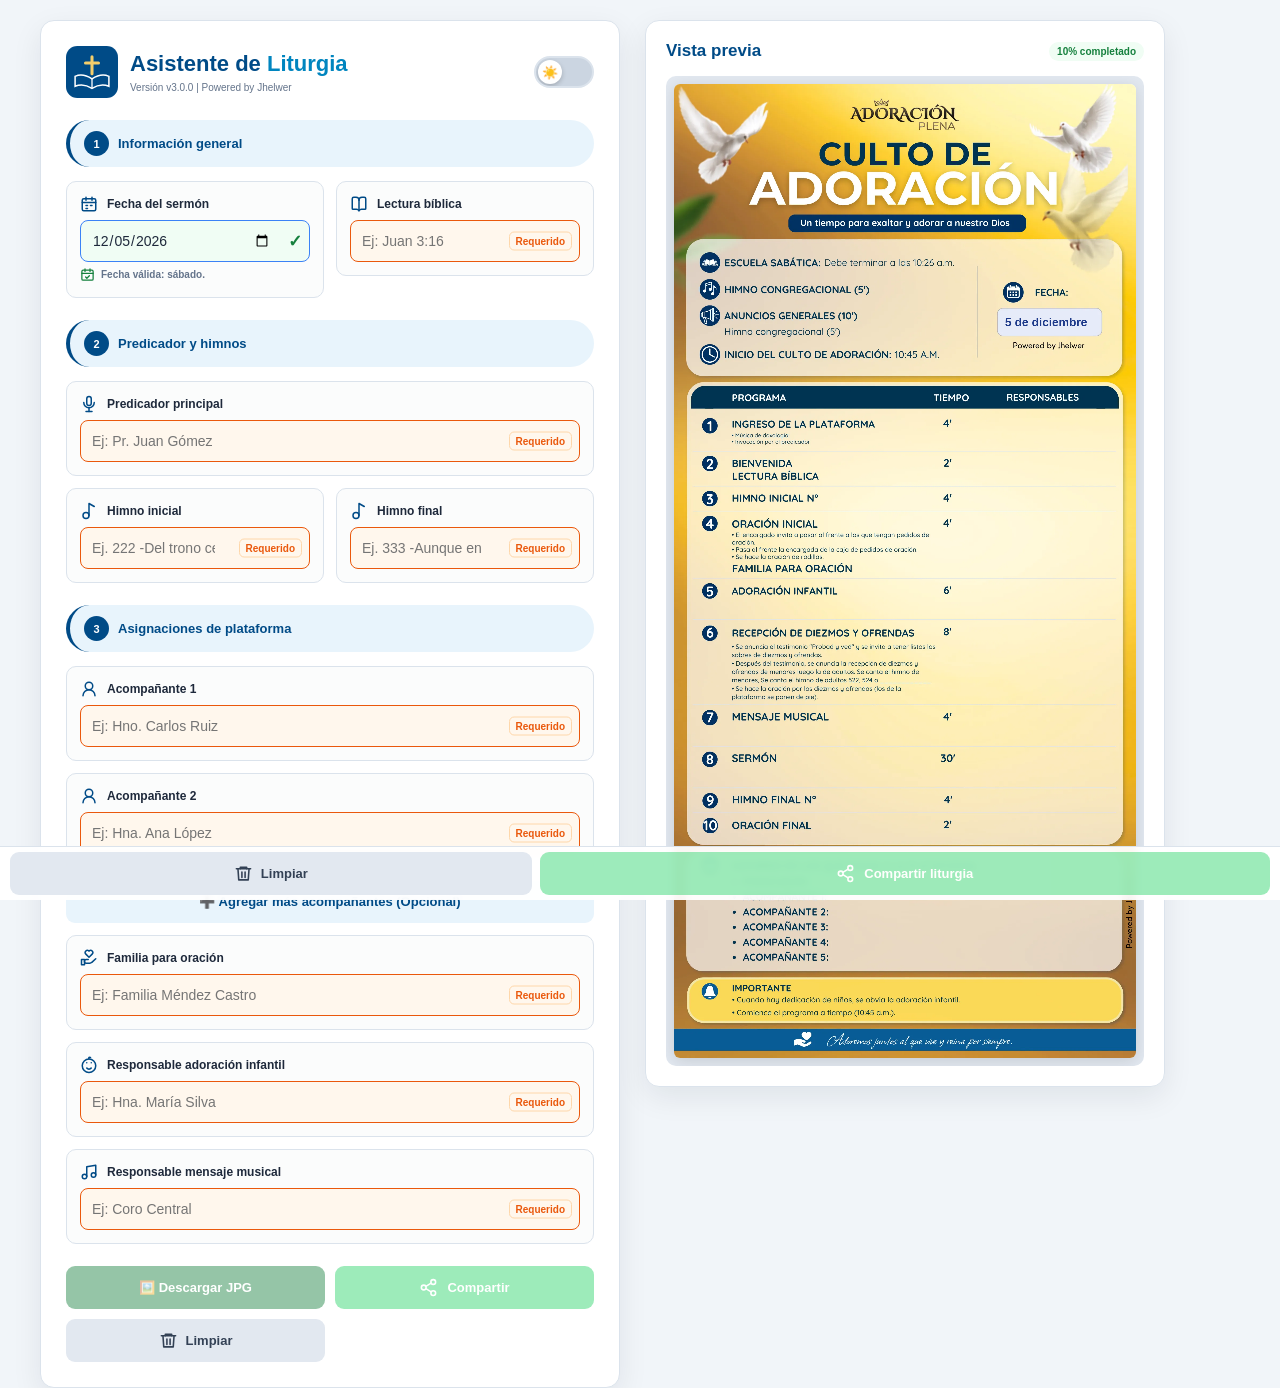
<file: index.html>
<!DOCTYPE html>
<html lang="es">
<head>
  <meta charset="UTF-8">
  <meta name="viewport" content="width=device-width, initial-scale=1.0, viewport-fit=cover">

  <meta name="theme-color" content="#004b87">
  <meta name="apple-mobile-web-app-capable" content="yes">
  <meta name="apple-mobile-web-app-status-bar-style" content="default">
  <meta name="apple-mobile-web-app-title" content="Liturgia">

  <title>Asistente de Liturgia v2.0</title>

  <link rel="icon" type="image/svg+xml" href="favicon.svg">
  <!-- Archivo de estilos CSS externo -->
  <link rel="stylesheet" href="styles.css">
</head>

<body>

  <div class="main-container">

    <!-- =====================================================
         FORMULARIO
    ====================================================== -->

    <section class="form-card">

      <!-- ENCABEZADO -->

      <header class="app-header">

        <div class="app-title">

          <div class="app-logo">
            <svg viewBox="0 0 120 120"
                width="44"
                height="44"
                xmlns="http://www.w3.org/2000/svg"
                aria-hidden="true">

              <rect width="120" height="120"
                    rx="26" fill="#004b87"/>

              <!-- Cruz -->
              <path d="M60 25 V64 M45 39 H75"
                    stroke="#F4CE6B"
                    stroke-width="7"
                    stroke-linecap="round"/>

              <!-- Biblia abierta -->
              <path d="M21 70 Q39 62 60 76
                      Q81 62 99 70
                      L99 93 Q80 85 60 98
                      Q40 85 21 93 Z"
                    fill="none"
                    stroke="white"
                    stroke-width="3.5"/>

              <path d="M60 76 L60 98"
                    stroke="white"
                    stroke-width="3"/>
            </svg>
          </div>

          <div>
            <h1>Asistente de <span class="title-highlight">Liturgia</span></h1>

            <div class="subtitle">
              <small>Versión <span id="app-version-footer">2.2</span> | Powered by Jhelwer</small>
            </div>
          </div>

        </div>

        <div class="header-actions">

          <!-- Botón Animado Modo Día / Noche -->
          <button
            class="theme-toggle"
            id="theme-toggle"
            aria-label="Cambiar tema"
            type="button">
            <span class="theme-toggle-thumb">
              <span class="theme-icon icon-sun">☀️</span>
              <span class="theme-icon icon-moon">🌙</span>
            </span>
          </button>

        </div>

      </header>


      <form
        id="liturgiaForm"
        autocomplete="off"
        novalidate>

        <!-- =================================================
             SECCIÓN 1
        ================================================== -->
        <div class="section-title">
          <span class="section-number">1</span>
          Información general
        </div>

        <div class="field-row-2col info-general-grid">
          <!-- FECHA -->

          <div class="field-group">
                   
            <label for="fecha">
              <span class="label-icon">
                <svg viewBox="0 0 24 24"
                    width="18"
                    height="18"
                    fill="none"
                    stroke="currentColor"
                    stroke-width="2"
                    stroke-linecap="round"
                    stroke-linejoin="round"
                    aria-hidden="true">
                  <rect x="3" y="5" width="18" height="16" rx="2"/>
                  <path d="M16 3v4M8 3v4M3 10h18"/>
                  <path d="M8 14h2M14 14h2M8 18h2"/>
                </svg>
                Fecha del sermón
              </span>
            </label>

            <div class="input-wrapper">

              <input
                type="date"
                id="fecha"
                required>

              <span
                class="input-badge badge-required">
                Requerido
              </span>

            </div>

            <span
              class="field-hint"
              id="fechaHint">
              📅 Solo se permiten días sábados.
            </span>

          </div>


          <!-- LECTURA BÍBLICA CON AUTOCOMPLETADO -->
          <div class="field-group">

            <label for="lectura">
              <span class="label-icon">
                <svg viewBox="0 0 24 24" fill="none"
                    stroke="currentColor" stroke-width="2"
                    stroke-linecap="round"
                    stroke-linejoin="round"
                    aria-hidden="true">
                  <path d="M12 7v14"/>
                  <path d="M3 18V5a2 2 0 0 1 2-2h3
                          a4 4 0 0 1 4 4
                          4 4 0 0 1 4-4h3
                          a2 2 0 0 1 2 2v13
                          a1 1 0 0 1-1 1h-4
                          a4 4 0 0 0-4 2
                          4 4 0 0 0-4-2H4
                          a1 1 0 0 1-1-1z"/>
                </svg>
                Lectura bíblica
              </span>
            </label>

            <div class="input-wrapper">

              <input
                type="text"
                id="lectura"
                list="librosBiblia"
                maxlength="80"
                placeholder="Ej: Juan 3:16"
                autocomplete="off"
                required>

              <span
                class="input-badge badge-required">
                Requerido
              </span>

            </div>

            <!-- Lista autocompletable de libros de la Biblia -->
            <datalist id="librosBiblia">
              <!-- Antiguo Testamento -->
              <option value="Génesis"></option>
              <option value="Éxodo"></option>
              <option value="Levítico"></option>
              <option value="Números"></option>
              <option value="Deuteronomio"></option>
              <option value="Josué"></option>
              <option value="Jueces"></option>
              <option value="Rut"></option>
              <option value="1 Samuel"></option>
              <option value="2 Samuel"></option>
              <option value="1 Reyes"></option>
              <option value="2 Reyes"></option>
              <option value="1 Crónicas"></option>
              <option value="2 Crónicas"></option>
              <option value="Esdras"></option>
              <option value="Nehemías"></option>
              <option value="Ester"></option>
              <option value="Job"></option>
              <option value="Salmos"></option>
              <option value="Proverbios"></option>
              <option value="Eclesiastés"></option>
              <option value="Cantares"></option>
              <option value="Isaías"></option>
              <option value="Jeremías"></option>
              <option value="Lamentaciones"></option>
              <option value="Ezequiel"></option>
              <option value="Daniel"></option>
              <option value="Oseas"></option>
              <option value="Joel"></option>
              <option value="Amós"></option>
              <option value="Abdías"></option>
              <option value="Jonás"></option>
              <option value="Miqueas"></option>
              <option value="Nahúm"></option>
              <option value="Habacuc"></option>
              <option value="Sofonías"></option>
              <option value="Hageo"></option>
              <option value="Zacarías"></option>
              <option value="Malaquías"></option>

              <!-- Nuevo Testamento -->
              <option value="Mateo"></option>
              <option value="Marcos"></option>
              <option value="Lucas"></option>
              <option value="Juan"></option>
              <option value="Hechos"></option>
              <option value="Romanos"></option>
              <option value="1 Corintios"></option>
              <option value="2 Corintios"></option>
              <option value="Gálatas"></option>
              <option value="Efesios"></option>
              <option value="Filipenses"></option>
              <option value="Colosenses"></option>
              <option value="1 Tesalonicenses"></option>
              <option value="2 Tesalonicenses"></option>
              <option value="1 Timoteo"></option>
              <option value="2 Timoteo"></option>
              <option value="Tito"></option>
              <option value="Filemón"></option>
              <option value="Hebreos"></option>
              <option value="Santiago"></option>
              <option value="1 Pedro"></option>
              <option value="2 Pedro"></option>
              <option value="1 Juan"></option>
              <option value="2 Juan"></option>
              <option value="3 Juan"></option>
              <option value="Judas"></option>
              <option value="Apocalipsis"></option>
            </datalist>

          </div>
        </div>

        <!-- =================================================
             SECCIÓN 2
        ================================================== -->

        <div class="section-title">
          <span class="section-number">2</span>
          Predicador y himnos
        </div>


        <!-- PREDICADOR -->

        <div class="field-group">

          <label for="predicador">
            <span class="label-icon">
              <svg
                viewBox="0 0 24 24"
                width="18"
                height="18"
                fill="none"
                stroke="currentColor"
                stroke-width="2"
                stroke-linecap="round"
                stroke-linejoin="round"
                aria-hidden="true">

                <!-- Cápsula del micrófono -->
                <rect x="9" y="2" width="6" height="12" rx="3"/>

                <!-- Soporte inferior -->
                <path d="M5 10a7 7 0 0 0 14 0"/>

                <!-- Base -->
                <path d="M12 17v5"/>
                <path d="M8 22h8"/>

              </svg>
              Predicador principal
            </span>
          </label>

          <div class="input-wrapper">

            <input
              type="text"
              id="predicador"
              maxlength="60"
              placeholder="Ej: Pr. Juan Gómez"
              required>

            <span
              class="input-badge badge-required">
              Requerido
            </span>

          </div>

        </div>


          <div class="field-row-2col info-general-grid">
          <!-- HIMNO INICIAL -->
          <div class="field-group">

            <label for="himnoInicial">
              <span class="label-icon">
                <svg viewBox="0 0 24 24" fill="none"
                    stroke="currentColor" stroke-width="2"
                    stroke-linecap="round"
                    stroke-linejoin="round"
                    aria-hidden="true">
                  <circle cx="8" cy="18" r="4"/>
                  <path d="M12 18V2l7 4"/>
                </svg>
                Himno inicial
              </span>
            </label>

            <div class="input-wrapper">
              <input
                type="text"
                id="himnoInicial"
                list="listaHimnos"
                maxlength="60"
                placeholder="Ej. 222 -Del trono celestial"
                autocomplete="off"
                required>

              <span class="input-badge badge-required">
                Requerido
              </span>
            </div>
          </div>

          <!-- HIMNO FINAL -->
          <div class="field-group">

            <label for="himnoFinal">
              <span class="label-icon">
                <svg viewBox="0 0 24 24" fill="none"
                    stroke="currentColor" stroke-width="2"
                    stroke-linecap="round"
                    stroke-linejoin="round"
                    aria-hidden="true">
                  <circle cx="8" cy="18" r="4"/>
                  <path d="M12 18V2l7 4"/>
                </svg>
                Himno final
              </span>
            </label>

            <div class="input-wrapper">
              <input
                type="text"
                id="himnoFinal"
                list="listaHimnos"
                maxlength="60"
                placeholder="Ej. 333 -Aunque en esta vida"
                autocomplete="off"
                required>

              <span class="input-badge badge-required">
                Requerido
              </span>
            </div>
          </div>
        </div>

        <!-- Lista autocompletable compartida para los Himnos -->
        <datalist id="listaHimnos">
          <option value="1 -Cantad alegres al Señor"></option>
          <option value="2 -Da gloria al Señor"></option>
          <option value="3 -Unidos en espíritu"></option>
          <option value="4 -Alabanzas sin cesar"></option>
          <option value="5 -A ti, glorioso Dios"></option>
          <option value="6 -¡Hosanna!"></option>
          <option value="7 -Oh Dios, mi soberano Rey"></option>
          <option value="8 -¡Suenen dulces himnos!"></option>
          <option value="9 -Alabemos al Señor"></option>
          <option value="10 -Alaba al Dios de Abraham"></option>
          <option value="11 -Alma, bendice al Señor"></option>
          <option value="12 -Todos juntos reunidos"></option>
          <option value="13 -Al Dios invisible"></option>
          <option value="14 -Engrandecido sea Dios"></option>
          <option value="15 -Loámoste, ¡oh Dios!"></option>
          <option value="16 -A nuestro Padre Dios"></option>
          <option value="17 -Oh Padre, eterno Dios"></option>
          <option value="18 -Load al Padre"></option>
          <option value="19 -Padre nuestro"></option>
          <option value="20 -A Dios, el Padre celestial"></option>
          <option value="21 -Gloria sea al Padre"></option>
          <option value="22 -Jehová está en su santo templo"></option>
          <option value="23 -¡Silencio! ¡Silencio!"></option>
          <option value="24 -Imploramos tu presencia"></option>
          <option value="25 -Siento la presencia del Señor"></option>
          <option value="26 -Aquí reunidos"></option>
          <option value="27 -¡Oh Pastor divino, escucha!"></option>
          <option value="28 -Tu pueblo jubiloso"></option>
          <option value="29 -Del culto el tiempo llega"></option>
          <option value="30 -Abre mis ojos"></option>
          <option value="31 -¡Oh, Señor! al orar"></option>
          <option value="32 -Nos reunimos en tu santuario"></option>
          <option value="33 -Tu presencia, Padre amante, invocamos"></option>
          <option value="34 -En momentos así"></option>
          <option value="35 -Oye, oh Señor"></option>
          <option value="36 -¡Oh, Dios, que oyes cada oración!"></option>
          <option value="37 -Dios os guarde"></option>
          <option value="38 -Que Dios te guarde"></option>
          <option value="39 -Despide hoy tu grey"></option>
          <option value="40 -Shalom"></option>
          <option value="41 -Gracia, amor y comunión"></option>
          <option value="42 -Queda, Señor"></option>
          <option value="43 -Agua de vida"></option>
          <option value="44 -Despídenos con tu bendición"></option>
          <option value="45 -Después, Señor"></option>
          <option value="46 -Hoy amanece"></option>
          <option value="47 -Por la mañana"></option>
          <option value="48 -Oh Dios, si he ofendido un corazón"></option>
          <option value="49 -Cristo, ya la noche cierra"></option>
          <option value="50 -Baja el sol"></option>
          <option value="51 -Nuestro sol se pone ya"></option>
          <option value="52 -Señor Jesús, el día ya se fue"></option>
          <option value="53 -¡Oh amor de Dios!"></option>
          <option value="54 -Tan bueno es Dios"></option>
          <option value="55 -Grande, Señor, es tu misericordia"></option>
          <option value="56 -De tal manera amó"></option>
          <option value="57 -Mi Dios me ama"></option>
          <option value="58 -Grande es el amor divino"></option>
          <option value="59 -Mirad qué amor"></option>
          <option value="60 -¡Santo! ¡Santo! ¡Santo! Tu gloria llena"></option>
          <option value="61 -Santo, Santo, Santo, Dios Omnipotente"></option>
          <option value="62 -Santo, Santo, Santo, Santo es el Señor"></option>
          <option value="63 -Al Rey adorad"></option>
          <option value="64 -Yo canto el poder de Dios"></option>
          <option value="65 -El mundo es de mi Dios"></option>
          <option value="66 -¿Sabes cuántos?"></option>
          <option value="67 -¡Señor, yo te conozco!"></option>
          <option value="68 -Todo lo que ha creado Dios"></option>
          <option value="69 -Señor, mi Dios"></option>
          <option value="70 -¡Nuestro Dios reina!"></option>
          <option value="71 -Cada cosa hermosa"></option>
          <option value="72 -Fue un milagro"></option>
          <option value="73 -La creación"></option>
          <option value="74 -Himno al Creador"></option>
          <option value="75 -Grande es Jehová"></option>
          <option value="76 -Eterno Dios, mi Creador"></option>
          <option value="77 -Sea exaltado"></option>
          <option value="78 -¡Al mundo paz!"></option>
          <option value="79 -Se oye un canto en alta esfera"></option>
          <option value="80 -Venid, pastorcillos"></option>
          <option value="81 -Noche de paz"></option>
          <option value="82 -Ya repican las campanas"></option>
          <option value="83 -La primera Navidad"></option>
          <option value="84 -Ve, dilo en las montañas"></option>
          <option value="85 -Allá en el pesebre"></option>
          <option value="86 -A medianoche en Belén"></option>
          <option value="87 -Venid, fieles todos"></option>
          <option value="88 -Oh, aldehuela de Belén"></option>
          <option value="89 -Cristianos, alegraos hoy"></option>
          <option value="90 -Somos del oriente"></option>
          <option value="91 -¿Qué niño es este?"></option>
          <option value="92 -Ángeles cantando están"></option>
          <option value="93 -Hubo Uno que quiso"></option>
          <option value="94 -Sangró mi soberano Dios"></option>
          <option value="95 -Un día"></option>
          <option value="96 -Al contemplar la excelsa cruz"></option>
          <option value="97 -En el monte Calvario"></option>
          <option value="98 -Rostro divino"></option>
          <option value="99 -Jamás podrá alguien separarnos"></option>
          <option value="100 -¡Dulces momentos!"></option>
          <option value="101 -Cabeza sacrosanta"></option>
          <option value="102 -Cordero de Dios"></option>
          <option value="103 -Jesús resucitado"></option>
          <option value="104 -La tumba le encerró"></option>
          <option value="105 -Cristo ha resucitado"></option>
          <option value="106 -Tuya es la gloria"></option>
          <option value="107 -Canto el gran amor"></option>
          <option value="108 -Amigo fiel es Cristo"></option>
          <option value="109 -Un buen amigo tengo yo"></option>
          <option value="110 -Cristo es el mejor amigo"></option>
          <option value="111 -Como Jesús no hay otro amigo"></option>
          <option value="112 -Ningún otro me amó cual Cristo"></option>
          <option value="113 -Amor que no me dejarás"></option>
          <option value="114 -Dime la antigua historia"></option>
          <option value="115 -¡Oh, cuán grande amor!"></option>
          <option value="116 -Cristo está a mi lado"></option>
          <option value="117 -No sé por qué"></option>
          <option value="118 -Cuando estés cansado y abatido"></option>
          <option value="119 -De su trono, mi Jesús"></option>
          <option value="120 -¡Cuánto me alegra!"></option>
          <option value="121 -Es Jesucristo la vida, la luz"></option>
          <option value="122 -Divino pastor"></option>
          <option value="123 -¡Cuánto nos ama Jesús!"></option>
          <option value="124 -Ama el Pastor sus ovejas"></option>
          <option value="125 -Infinito amor de Cristo"></option>
          <option value="126 -Abrigadas y salvas en el redil"></option>
          <option value="127 -Cristo, nombre dulce"></option>
          <option value="128 -¡Tu nombre es dulce, buen Jesús!"></option>
          <option value="129 -Cual Jesús no hay otro nombre"></option>
          <option value="130 -Cristo, Cristo, Cristo"></option>
          <option value="131 -Bendito es el nombre de Jesús"></option>
          <option value="132 -Dulce, hermoso nombre es Jesús"></option>
          <option value="133 -Venid, con cánticos venid"></option>
          <option value="134 -Cual mirra fragante"></option>
          <option value="135 -Cristo, nombre sublime"></option>
          <option value="136 -¡Oh, cuánto amo a Cristo!"></option>
          <option value="137 -De Jesús el nombre invoca"></option>
          <option value="138 -De mi amante Salvador"></option>
          <option value="139 -La tierna voz del Salvador"></option>
          <option value="140 -Te quiero, te quiero"></option>
          <option value="141 -¡Alabadle!"></option>
          <option value="142 -Venid, cantad de gozo en plenitud"></option>
          <option value="143 -Digno eres tú"></option>
          <option value="144 -Mi Salvador"></option>
          <option value="145 -Con acentos de alegría"></option>
          <option value="146 -Ni en la tierra"></option>
          <option value="147 -A Dios sea gloria"></option>
          <option value="148 -Solo Cristo"></option>
          <option value="149 -Junto a la cruz do Jesús murió"></option>
          <option value="150 -A Cristo doy mi canto"></option>
          <option value="151 -Por eso lo amo"></option>
          <option value="152 -A ti, Jesús"></option>
          <option value="153 -Ved a Cristo"></option>
          <option value="154 -Dad gloria al Cordero Rey"></option>
          <option value="155 -En Sion Jesús hoy reina"></option>
          <option value="156 -A Cristo coronad"></option>
          <option value="157 -¡Majestad!"></option>
          <option value="158 -Amanece ya la mañana de oro"></option>
          <option value="159 -Yo espero la mañana"></option>
          <option value="160 -Viene otra vez nuestro Salvador"></option>
          <option value="161 -¡Oh! cuán gratas las nuevas"></option>
          <option value="162 -En presencia estar de Cristo"></option>
          <option value="163 -Cristo viene, esto es cierto"></option>
          <option value="164 -Jesús pronto volverá"></option>
          <option value="165 -¡Vendrá el Señor!"></option>
          <option value="166 -Siervos de Dios, la trompeta tocad"></option>
          <option value="167 -¿Quién en deslumbrante gloria?"></option>
          <option value="168 -El Rey que viene"></option>
          <option value="169 -Cuando suene la trompeta"></option>
          <option value="170 -La segunda venida de Cristo"></option>
          <option value="171 -¿Has oído el mensaje?"></option>
          <option value="172 -Promesa dulce"></option>
          <option value="173 -¿Será al albor?"></option>
          <option value="174 -Mira los hitos"></option>
          <option value="175 -Ved a Cristo, que se acerca"></option>
          <option value="176 -Tú verás al Rey viniendo"></option>
          <option value="177 -Los tres mensajes angélicos"></option>
          <option value="178 -Contemplé la gloria"></option>
          <option value="179 -¡Cristo viene! Aquel día se acerca"></option>
          <option value="180 -Sí, lo veremos"></option>
          <option value="181 -Una esperanza"></option>
          <option value="182 -Veremos a Cristo"></option>
          <option value="183 -No me olvidé de ti"></option>
          <option value="184 -Nunca te rindas"></option>
          <option value="185 -Al cielo voy"></option>
          <option value="186 -Hace años escuché"></option>
          <option value="187 -Aunque anochezca"></option>
          <option value="188 -Gran alegría"></option>
          <option value="189 -Cristo muy pronto vendrá"></option>
          <option value="190 -Santo Espíritu de Cristo"></option>
          <option value="191 -La nueva proclamad"></option>
          <option value="192 -Llena mi ser"></option>
          <option value="193 -Dios nos ha dado promesa"></option>
          <option value="194 -Vive en mí"></option>
          <option value="195 -Abre mis ojos a la luz"></option>
          <option value="196 -Santo Espíritu de Dios"></option>
          <option value="197 -Dulce Espíritu"></option>
          <option value="198 -Desciende, Espíritu de amor"></option>
          <option value="199 -Movidos por tu Espíritu"></option>
          <option value="200 -Bautízanos hoy"></option>
          <option value="201 -Canción del Espíritu"></option>
          <option value="202 -Danos el fuego"></option>
          <option value="203 -Santo Espíritu llena mi vida"></option>
          <option value="204 -Oh, cantádmelas otra vez"></option>
          <option value="205 -Dadme la Biblia"></option>
          <option value="206 -Padre, tu Palabra es mi delicia"></option>
          <option value="207 -Dios nos habla"></option>
          <option value="208 -¡Santa Biblia!"></option>
          <option value="209 -La Biblia nos habla de Cristo"></option>
          <option value="210 -Huye cual ave"></option>
          <option value="211 -Fija tus ojos en Cristo"></option>
          <option value="212 -A tu puerta Cristo está"></option>
          <option value="213 -Tierno y amante, Jesús nos invita"></option>
          <option value="214 -Mientras Jesús te llama"></option>
          <option value="215 -Con voz benigna te llama Jesús"></option>
          <option value="216 -Dios al pródigo llama"></option>
          <option value="217 -Bienvenida da Jesús"></option>
          <option value="218 -A Jesucristo ven sin tardar"></option>
          <option value="219 -Tan triste y tan lejos de Dios"></option>
          <option value="220 -Allá la puerta abierta está"></option>
          <option value="221 -Puertas abiertas encontrarán"></option>
          <option value="222 -Del trono celestial"></option>
          <option value="223 -Oí la voz del Salvador"></option>
          <option value="224 -Oí la voz del buen Jesús"></option>
          <option value="225 -Un hombre llegóse de noche a Jesús"></option>
          <option value="226 -Buscad primero"></option>
          <option value="227 -Preste oídos el humano"></option>
          <option value="228 -Me buscaréis y me hallaréis"></option>
          <option value="229 -¿Has pensado lo que puede costar?"></option>
          <option value="230 -Abre tu corazón"></option>
          <option value="231 -Todo en el altar"></option>
          <option value="232 -Entrégate en oración"></option>
          <option value="233 -Ven a la Fuente de vida"></option>
          <option value="234 -¿Temes que en la lucha?"></option>
          <option value="235 -La razón de vivir"></option>
          <option value="236 -A Jesús entrega todo"></option>
          <option value="237 -Jesús hoy espera entrar en tu ser"></option>
          <option value="238 -Yo escucho, buen Jesús"></option>
          <option value="239 -De Dios vagaba lejos yo"></option>
          <option value="240 -Te ruego, oh Dios"></option>
          <option value="241 -Perdón te ruego, mi Señor y Dios"></option>
          <option value="242 -Una es, Señor, mi petición"></option>
          <option value="243 -Entrego todo a Cristo"></option>
          <option value="244 -Padre, Dios"></option>
          <option value="245 -Cúmplase, oh Cristo, tu voluntad"></option>
          <option value="246 -Te quiero, mi Señor"></option>
          <option value="247 -Yo te seguiré"></option>
          <option value="248 -Que mi vida entera esté"></option>
          <option value="249 -Tal como soy"></option>
          <option value="250 -Padre, a tus pies me postro"></option>
          <option value="251 -No yo, sino él"></option>
          <option value="252 -Dejo el mundo"></option>
          <option value="253 -Tuyo soy, Jesús"></option>
          <option value="254 -Anhelo ser limpio"></option>
          <option value="255 -Oh Cristo, te adoro"></option>
          <option value="256 -Jesús, yo he prometido"></option>
          <option value="257 -¡Oh! ven, te invito, Cristo"></option>
          <option value="258 -Tú dejaste tu trono"></option>
          <option value="259 -Mi espíritu, alma y cuerpo"></option>
          <option value="260 -Junto a la cruz de Cristo"></option>
          <option value="261 -Salvador, a ti me rindo"></option>
          <option value="262 -Los tesoros del mundo"></option>
          <option value="263 -Entra en este corazón"></option>
          <option value="264 -Un día más por Cristo"></option>
          <option value="265 -La senda ancha dejaré"></option>
          <option value="266 -Vivo por Cristo"></option>
          <option value="267 -A la cruz de Cristo voy"></option>
          <option value="268 -Puedo oír tu voz llamando"></option>
          <option value="269 -Prefiero a mi Cristo"></option>
          <option value="270 -Meditar en Jesús"></option>
          <option value="271 -Hoy me llama el mundo en vano"></option>
          <option value="272 -De esclavitud"></option>
          <option value="273 -Tu vida, oh Salvador"></option>
          <option value="274 -¿Qué te daré, Maestro?"></option>
          <option value="275 -Humilde oración"></option>
          <option value="276 -Con nuestras mentes"></option>
          <option value="277 -Amarte más"></option>
          <option value="278 -¿Puede el mundo ver a Jesús en mí?"></option>
          <option value="279 -Transfórmame a tu imagen"></option>
          <option value="280 -Ser semejante a Jesús"></option>
          <option value="281 -He decidido seguir a Cristo"></option>
          <option value="282 -¡Brilla, Jesús!"></option>
          <option value="283 -Ven, Señor Jesús"></option>
          <option value="284 -Me dice el Salvador"></option>
          <option value="285 -Confío en Jesucristo"></option>
          <option value="286 -Hay una fuente sin igual"></option>
          <option value="287 -Rey de mi vida"></option>
          <option value="288 -Al contemplarte, mi Salvador"></option>
          <option value="289 -¿Qué me puede dar perdón?"></option>
          <option value="290 -Fuente de la vida eterna"></option>
          <option value="291 -Perdido, fui a mi Jesús"></option>
          <option value="292 -Por fe en Cristo, el Redentor"></option>
          <option value="293 -¿Quieres ser salvo de toda maldad?"></option>
          <option value="294 -En Jesús por fe confío"></option>
          <option value="295 -Las manos, Padre"></option>
          <option value="296 -Comprado con sangre por Cristo"></option>
          <option value="297 -Salvado con sangre por Cristo"></option>
          <option value="298 -Al Calvario, solo, Jesús ascendió"></option>
          <option value="299 -Hay vida en mirar"></option>
          <option value="300 -Lejos de mi Padre Dios"></option>
          <option value="301 -Cristo es mi amante Salvador"></option>
          <option value="302 -Grato es contar la historia"></option>
          <option value="303 -Sublime gracia"></option>
          <option value="304 -Mi Redentor, el Rey de gloria"></option>
          <option value="305 -Maravillosa su gracia es"></option>
          <option value="306 -Llegó Jesús"></option>
          <option value="307 -Roca de la eternidad"></option>
          <option value="308 -Dios descendió"></option>
          <option value="309 -La voz de Jesús"></option>
          <option value="310 -Cristo, centro de mi vida"></option>
          <option value="311 -Cuando junte Jesús las naciones"></option>
          <option value="312 -Día grande viene"></option>
          <option value="313 -La hora del Juicio"></option>
          <option value="314 -Cristo, Rey omnipotente"></option>
          <option value="315 -El Juicio empezó"></option>
          <option value="316 -Hay un mundo feliz más allá"></option>
          <option value="317 -En el hogar do nunca habrá"></option>
          <option value="318 -En la mansión de mi Señor"></option>
          <option value="319 -Cuando mi lucha termine al final"></option>
          <option value="320 -Jamás se dice &quot;adiós&quot; allá"></option>
          <option value="321 -Allá sobre montes"></option>
          <option value="322 -Busquemos la patria"></option>
          <option value="323 -He de conocerle entonces"></option>
          <option value="324 -Pronto yo veré a Jesús"></option>
          <option value="325 -No puede el mundo ser mi hogar"></option>
          <option value="326 -Un día yo he de faltar"></option>
          <option value="327 -Jerusalén, mi amado hogar"></option>
          <option value="328 -¿Nos veremos junto al río?"></option>
          <option value="329 -En la célica morada"></option>
          <option value="330 -Hay un feliz Edén"></option>
          <option value="331 -La mañana gloriosa"></option>
          <option value="332 -En la tierra adonde iré"></option>
          <option value="333 -Aunque en esta vida"></option>
          <option value="334 -Cuánto anhelo llegar"></option>
          <option value="335 -Mi hogar celestial"></option>
          <option value="336 -Del bello país he leído"></option>
          <option value="337 -Nunca más adiós"></option>
          <option value="338 -Las riberas de dicha inmortal"></option>
          <option value="339 -A veces oigo un himno"></option>
          <option value="340 -¡Oh, qué música divina!"></option>
          <option value="341 -Más cerca del hogar"></option>
          <option value="342 -Después del río"></option>
          <option value="343 -Quiero llegar a ser parte del cielo"></option>
          <option value="344 -Entonad un himno"></option>
          <option value="345 -Canta, y tus penas se irán"></option>
          <option value="346 -¡Feliz el día!"></option>
          <option value="347 -Con gozo canto al Señor"></option>
          <option value="348 -Dicha grande"></option>
          <option value="349 -Gran gozo hay en mi alma hoy"></option>
          <option value="350 -Andando en la luz de Dios"></option>
          <option value="351 -Yo tengo gozo"></option>
          <option value="352 -Gozaos, Cristo es Rey"></option>
          <option value="353 -Suenan melodías en mi ser"></option>
          <option value="354 -Voy caminando"></option>
          <option value="355 -Yo voy feliz"></option>
          <option value="356 -Gozo es conocer a Cristo"></option>
          <option value="357 -Jesús, tú eres mi alegría"></option>
          <option value="358 -En el seno de mi alma"></option>
          <option value="359 -Regocijaos siempre"></option>
          <option value="360 -En Jesucristo, mártir de paz"></option>
          <option value="361 -Percibe mi alma un son"></option>
          <option value="362 -Con sin igual amor"></option>
          <option value="363 -Hay un canto nuevo en mi ser"></option>
          <option value="364 -Jesús da paz"></option>
          <option value="365 -Elevemos al Señor"></option>
          <option value="366 -En Cristo hallo amigo"></option>
          <option value="367 -Gracias, Dios"></option>
          <option value="368 -Padre amado"></option>
          <option value="369 -Gratitud y alabanza"></option>
          <option value="370 -Por la excelsa majestad"></option>
          <option value="371 -Jesús te ama"></option>
          <option value="372 -¿Cómo agradecer?"></option>
          <option value="373 -Mi Redentor es Cristo"></option>
          <option value="374 -Dulce comunión"></option>
          <option value="375 -Sed puros y santos"></option>
          <option value="376 -Dulce oración"></option>
          <option value="377 -A los pies de Jesucristo"></option>
          <option value="378 -¡Oh, qué amigo nos es Cristo!"></option>
          <option value="379 -Habla, Señor, a mi alma"></option>
          <option value="380 -Ando con Cristo"></option>
          <option value="381 -De mañana veo su faz"></option>
          <option value="382 -A solas al huerto yo voy"></option>
          <option value="383 -Habla a tu Dios de mañana"></option>
          <option value="384 -El jardín de oración"></option>
          <option value="385 -Hablando con Jesús"></option>
          <option value="386 -Hay un lugar de paz"></option>
          <option value="387 -Aparte del mundo"></option>
          <option value="388 -Debo decir a Cristo"></option>
          <option value="389 -Conversar con Jesucristo"></option>
          <option value="390 -Soy yo, Señor"></option>
          <option value="391 -¿Le importará a Jesús?"></option>
          <option value="392 -Hay quien vela mis pisadas"></option>
          <option value="393 -Mi fe contempla a ti"></option>
          <option value="394 -¡Cuán firme cimiento!"></option>
          <option value="395 -¡Oh, cuán dulce es fiar en Cristo!"></option>
          <option value="396 -¡Oh qué Salvador!"></option>
          <option value="397 -Oh buen Señor, velada está"></option>
          <option value="398 -Cuando sopla airada la tempestad"></option>
          <option value="399 -En estos tiempos"></option>
          <option value="400 -Castillo fuerte es nuestro Dios"></option>
          <option value="401 -Eterna Roca es mi Jesús"></option>
          <option value="402 -¡Oh!, salvo en la Roca"></option>
          <option value="403 -Cuando en la lucha"></option>
          <option value="404 -A cualquiera parte"></option>
          <option value="405 -Sé quién es Jesús"></option>
          <option value="406 -Jesús es mi luz"></option>
          <option value="407 -Muy cerca de mi Redentor"></option>
          <option value="408 -Cristo me ayuda por él a vivir"></option>
          <option value="409 -Si mi débil fe flaqueare"></option>
          <option value="410 -Cuando te quiero"></option>
          <option value="411 -Bajo sus alas"></option>
          <option value="412 -Todas las promesas"></option>
          <option value="413 -Si la carga es pesada"></option>
          <option value="414 -¡Oh, buen Maestro, despierta!"></option>
          <option value="415 -Salvo en los tiernos brazos"></option>
          <option value="416 -¡Oh!, tenga yo la ardiente fe"></option>
          <option value="417 -Dame la fe de mi Jesús"></option>
          <option value="418 -Padre, yo vengo a ti"></option>
          <option value="419 -Por la justicia de Jesús"></option>
          <option value="420 -Nunca desmayes"></option>
          <option value="421 -Cariñoso Salvador"></option>
          <option value="422 -Nada puede ya faltarme"></option>
          <option value="423 -Pertenezco a mi Rey"></option>
          <option value="424 -¿Cómo podré estar triste?"></option>
          <option value="425 -Día en día"></option>
          <option value="426 -Tengo paz"></option>
          <option value="427 -Lleva todo tu pesar a Cristo"></option>
          <option value="428 -Su oveja soy"></option>
          <option value="429 -Él puede"></option>
          <option value="430 -Solo no estoy"></option>
          <option value="431 -A él mis problemas le doy"></option>
          <option value="432 -Como el ciervo"></option>
          <option value="433 -Conmigo marcha un ángel"></option>
          <option value="434 -Jesús es mi vida"></option>
          <option value="435 -Dios sabe, Dios oye, Dios ve"></option>
          <option value="436 -Él vive hoy"></option>
          <option value="437 -Tu presencia, Padre amado, da consuelo"></option>
          <option value="438 -Mira hacia Dios"></option>
          <option value="439 -¡Oh!, quién pudiera andar con Dios"></option>
          <option value="440 -Quiero, Jesús, contigo andar"></option>
          <option value="441 -Jesús, te necesito"></option>
          <option value="442 -¡Oh! ¡Maestro y Salvador!"></option>
          <option value="443 -Hay un lugar do quiero estar, cerca de ti"></option>
          <option value="444 -No me pases"></option>
          <option value="445 -Más de Jesús"></option>
          <option value="446 -Más cerca, oh Dios, de ti"></option>
          <option value="447 -Más santidad dame"></option>
          <option value="448 -Salvador, mi bien eterno"></option>
          <option value="449 -Cristo, mi piloto sé"></option>
          <option value="450 -¡Oh Jesús, Pastor divino!"></option>
          <option value="451 -Cerca, más cerca"></option>
          <option value="452 -Contigo quiero andar"></option>
          <option value="453 -Cómo ser cual Cristo"></option>
          <option value="454 -Yo quisiera andar con Cristo"></option>
          <option value="455 -Mi mano ten"></option>
          <option value="456 -Como la mujer de junto al pozo"></option>
          <option value="457 -More en mí la belleza del Salvador"></option>
          <option value="458 -Orad por mí"></option>
          <option value="459 -Háblame más de Cristo"></option>
          <option value="460 -Quiero estar cerca de Cristo"></option>
          <option value="461 -A tu lado anhelo estar"></option>
          <option value="462 -Dame a Cristo"></option>
          <option value="463 -Mi oración"></option>
          <option value="464 -Ven, inspíranos"></option>
          <option value="465 -Ven junto a mí"></option>
          <option value="466 -Guíame, ¡oh Salvador!"></option>
          <option value="467 -¡Siempre el Salvador conmigo!"></option>
          <option value="468 -Paso a paso Dios me guía"></option>
          <option value="469 -Jesús me guía"></option>
          <option value="470 -Guíame, Dios"></option>
          <option value="471 -Condúceme, Maestro"></option>
          <option value="472 -Jesús, mi guía es"></option>
          <option value="473 -Háblame, y hablaré"></option>
          <option value="474 -¿Qué me importan?"></option>
          <option value="475 -El camino es escabroso"></option>
          <option value="476 -¿Muy lejos el hogar está?"></option>
          <option value="477 -Los que aman al Señor"></option>
          <option value="478 -Sé fiel siempre, hermano"></option>
          <option value="479 -De la mano, Señor"></option>
          <option value="480 -Digno eres, oh Señor"></option>
          <option value="481 -Voy al cielo"></option>
          <option value="482 -Quiero cantar"></option>
          <option value="483 -Cuando al cielo lleguemos"></option>
          <option value="484 -Busca al Señor"></option>
          <option value="485 -Unidos en verdad"></option>
          <option value="486 -En los pasos de Jesús"></option>
          <option value="487 -Cristo, eres justo Rey"></option>
          <option value="488 -Al andar con Jesús"></option>
          <option value="489 -Solo anhelo, Cristo amado"></option>
          <option value="490 -Mejor que los sacrificios"></option>
          <option value="491 -Levántate, cristiano"></option>
          <option value="492 -¡Trabajad! ¡Trabajad!"></option>
          <option value="493 -Hoy quiero trabajar contigo"></option>
          <option value="494 -Cerca un alma agobiada está"></option>
          <option value="495 -Mi deber"></option>
          <option value="496 -Sus manos somos"></option>
          <option value="497 -Manos"></option>
          <option value="498 -Puedes demostrar con tus manos"></option>
          <option value="499 -Jesús anduvo por aquí"></option>
          <option value="500 -Hazme tu siervo"></option>
          <option value="501 -Mi vida al servicio de Dios"></option>
          <option value="502 -Brilla en el sitio donde estés"></option>
          <option value="503 -Oh Dios, que deseas la vida"></option>
          <option value="504 -Señor de todos"></option>
          <option value="505 -Hijo del reino"></option>
          <option value="506 -¡De pie, de pie, cristianos!"></option>
          <option value="507 -Tentado, no cedas"></option>
          <option value="508 -Contendamos siempre por nuestra fe"></option>
          <option value="509 -¡Firmes! ¡Fuertes!"></option>
          <option value="510 -¿Quién está por Cristo?"></option>
          <option value="511 -Marcharé en la divina luz"></option>
          <option value="512 -Nunca estéis desanimados"></option>
          <option value="513 -Honra al hombre de valor"></option>
          <option value="514 -¡Despertad, despertad, oh cristianos!"></option>
          <option value="515 -Despliegue el cristiano su santa bandera"></option>
          <option value="516 -¡Firmes y adelante!"></option>
          <option value="517 -De pie, oh grey de Dios"></option>
          <option value="518 -Jesús está buscando voluntarios hoy"></option>
          <option value="519 -Despierta, hermano, sin demorar"></option>
          <option value="520 -¡Adelante! manda el Señor"></option>
          <option value="521 -Al Cristo ved"></option>
          <option value="522 -Suenen las palabras"></option>
          <option value="523 -Los sabios dan su ciencia"></option>
          <option value="524 -Traían en silencio presentes al Señor"></option>
          <option value="525 -Con gratitud, llegamos"></option>
          <option value="526 -Oh, mi patria, te prometo hoy"></option>
          <option value="527 -Señor Jehová, omnipotente Dios"></option>
          <option value="528 -Por montañas, muy cansado"></option>
          <option value="529 -Iglesia de Cristo"></option>
          <option value="530 -Somos un pequeño pueblo muy feliz"></option>
          <option value="531 -La familia de Dios"></option>
          <option value="532 -Sagrado es el amor"></option>
          <option value="533 -Cuán bueno y agradable"></option>
          <option value="534 -En tu nombre comenzamos"></option>
          <option value="535 -Las faenas terminadas"></option>
          <option value="536 -En sombras de la tarde"></option>
          <option value="537 -Sábado santo"></option>
          <option value="538 -Hoy es día de reposo"></option>
          <option value="539 -¡Oh, día delicioso!"></option>
          <option value="540 -Ya asoma el sol brillante"></option>
          <option value="541 -Señor, reposamos"></option>
          <option value="542 -Amo tu sábado"></option>
          <option value="543 -No te olvides nunca del día del Señor"></option>
          <option value="544 -Hoy el sábado glorioso"></option>
          <option value="545 -Santo día"></option>
          <option value="546 -Santo sábado, bendito"></option>
          <option value="547 -Sábado es"></option>
          <option value="548 -Mi corazón se llena de alegría"></option>
          <option value="549 -Ya el fin se acerca"></option>
          <option value="550 -Día santo del Señor"></option>
          <option value="551 -Embajador soy de mi Rey"></option>
          <option value="552 -¡Oh!, cuánto necesita"></option>
          <option value="553 -¿Os pusisteis a arar?"></option>
          <option value="554 -Con Cristo avanza hoy"></option>
          <option value="555 -Hoy gozoso medito"></option>
          <option value="556 -Yo quiero siempre brillar"></option>
          <option value="557 -¿Qué estás haciendo por Cristo?"></option>
          <option value="558 -Ama a tus prójimos"></option>
          <option value="559 -No te dé temor"></option>
          <option value="560 -Cristo está buscando obreros"></option>
          <option value="561 -Oigo del Señor la voz llamando"></option>
          <option value="562 -Esparcid la luz de Cristo"></option>
          <option value="563 -Escuchad, Jesús nos dice"></option>
          <option value="564 -Pronto la noche viene"></option>
          <option value="565 -¡Ve, ve oh Sion!"></option>
          <option value="566 -Centinelas del Maestro"></option>
          <option value="567 -Si en valles de peligros"></option>
          <option value="568 -Hay lugar en la amplia viña"></option>
          <option value="569 -Id y predicad el evangelio"></option>
          <option value="570 -Voluntario del Señor"></option>
          <option value="571 -La historia de Cristo contemos"></option>
          <option value="572 -Pescadores de hombres"></option>
          <option value="573 -Te envío a ti"></option>
          <option value="574 -Testimonio"></option>
          <option value="575 -Tocad trompeta ya"></option>
          <option value="576 -Proclamo hoy que soy cristiano"></option>
          <option value="577 -Yo quiero trabajar"></option>
          <option value="578 -El pueblo que conoce a su Dios"></option>
          <option value="579 -La fuente veo"></option>
          <option value="580 -Las aguas del bautismo"></option>
          <option value="581 -El Pan de vida soy"></option>
          <option value="582 -Hoy venimos cual hermanos"></option>
          <option value="583 -La Cena de la Comunión"></option>
          <option value="584 -Amémonos, hermanos"></option>
          <option value="585 -De rodillas partimos hoy el pan"></option>
          <option value="586 -En memoria de mí"></option>
          <option value="587 -Te dedicamos, oh Señor"></option>
          <option value="588 -Ven, alma que lloras"></option>
          <option value="589 -Perfecto amor"></option>
          <option value="590 -Guía a ti, Señor"></option>
          <option value="591 -Todo es bello en el hogar"></option>
          <option value="592 -Si Dios está, ¡feliz hogar!"></option>
          <option value="593 -Hogar de mis recuerdos"></option>
          <option value="594 -Señor, gracias por mi hogar"></option>
          <option value="595 -Feliz hogar"></option>
          <option value="596 -Edificamos familias"></option>
          <option value="597 -Oración por un niño"></option>
          <option value="598 -Cristo, yo te seguiré"></option>
          <option value="599 -En este bello día"></option>
          <option value="600 -Cuando venga Jesucristo"></option>
          <option value="601 -Cuando leo en la Biblia"></option>
          <option value="602 -Es el amor divino"></option>
          <option value="603 -Yo temprano busco a Cristo"></option>
          <option value="604 -Bellas las manitas son"></option>
          <option value="605 -Jesús tiene tiempo"></option>
          <option value="606 -Llama Jesús, el Buen Pastor"></option>
          <option value="607 -Nítido rayo por Cristo"></option>
          <option value="608 -Corazones siempre alegres"></option>
          <option value="609 -¡Oh jóvenes, venid!"></option>
          <option value="610 -Escuchamos tu llamada"></option>
          <option value="611 -Oh, juventud del Rey"></option>
          <option value="612 -Jesús te necesita hoy"></option>
          <option value="613 -Hoy nos toca trabajar"></option>
        </datalist>

        <!-- =================================================
             SECCIÓN 3
        ================================================== -->

        <div class="section-title">
          <span class="section-number">3</span>
          Asignaciones de plataforma
        </div>


        <!-- ACOMPAÑANTE 1 -->
        <div class="field-group">

          <label for="acompanante1">
            <span class="label-icon">
              <svg viewBox="0 0 24 24" fill="none"
                  stroke="currentColor" stroke-width="2"
                  stroke-linecap="round"
                  stroke-linejoin="round"
                  aria-hidden="true">
                <circle cx="12" cy="8" r="5"/>
                <path d="M20 21a8 8 0 0 0-16 0"/>
              </svg>
              Acompañante 1
            </span>
          </label>
          <div class="input-wrapper">
            <input
              type="text"
              id="acompanante1"
              maxlength="60"
              placeholder="Ej: Hno. Carlos Ruiz"
              required>
            <span class="input-badge badge-required">Requerido</span>
          </div>
        </div>

        <!-- ACOMPAÑANTE 2 -->
        <div class="field-group">

          <label for="acompanante2">
            <span class="label-icon">
              <svg viewBox="0 0 24 24" fill="none"
                  stroke="currentColor" stroke-width="2"
                  stroke-linecap="round"
                  stroke-linejoin="round"
                  aria-hidden="true">
                <circle cx="12" cy="8" r="5"/>
                <path d="M20 21a8 8 0 0 0-16 0"/>
              </svg>
              Acompañante 2
            </span>
          </label>
          <div class="input-wrapper">
            <input
              type="text"
              id="acompanante2"
              maxlength="60"
              placeholder="Ej: Hna. Ana López"
              required>
            <span class="input-badge badge-required">Requerido</span>
          </div>
        </div>

        <!-- BOTÓN PARA MOSTRAR/OCULTAR MÁS ACOMPAÑANTES -->
        <div style="margin-bottom: 12px;">
          <button
            type="button"
            id="btnToggleAcompanantes"
            class="btn-secondary"
            style="width: 100%;">
            ➕ Agregar más acompañantes (Opcional)
          </button>
        </div>

        <!-- CONTENEDOR OCULTO PARA ACOMPAÑANTES 3, 4 Y 5 -->
        <div id="extraAcompanantes" class="extra-acompanantes-hidden">
          
          <!-- ACOMPAÑANTE 3 -->
          <div class="field-group">
            <label for="acompanante3">
              <span class="label-icon">
                <svg viewBox="0 0 24 24" fill="none"
                    stroke="currentColor" stroke-width="2"
                    stroke-linecap="round"
                    stroke-linejoin="round"
                    aria-hidden="true">
                  <circle cx="12" cy="8" r="5"/>
                  <path d="M20 21a8 8 0 0 0-16 0"/>
                </svg>
                Acompañante 3
              </span>
            </label>
            <div class="input-wrapper">
              <input
                type="text"
                id="acompanante3"
                maxlength="60"
                placeholder="Ej: Hno. Pedro Pérez (Opcional)">
            </div>
          </div>

          <!-- ACOMPAÑANTE 4 -->
          <div class="field-group">
            <label for="acompanante4">
              <span class="label-icon">
                <svg viewBox="0 0 24 24" fill="none"
                    stroke="currentColor" stroke-width="2"
                    stroke-linecap="round"
                    stroke-linejoin="round"
                    aria-hidden="true">
                  <circle cx="12" cy="8" r="5"/>
                  <path d="M20 21a8 8 0 0 0-16 0"/>
                </svg>
                Acompañante 4
              </span>
            </label>
            <div class="input-wrapper">
              <input
                type="text"
                id="acompanante4"
                maxlength="60"
                placeholder="Ej: Hna. Rosa Gómez (Opcional)">
            </div>
          </div>

          <!-- ACOMPAÑANTE 5 -->
          <div class="field-group">
            <label for="acompanante5">
              <span class="label-icon">
                <svg viewBox="0 0 24 24" fill="none"
                    stroke="currentColor" stroke-width="2"
                    stroke-linecap="round"
                    stroke-linejoin="round"
                    aria-hidden="true">
                  <circle cx="12" cy="8" r="5"/>
                  <path d="M20 21a8 8 0 0 0-16 0"/>
                </svg>
                Acompañante 5
              </span>
            </label>
            <div class="input-wrapper">
              <input
                type="text"
                id="acompanante5"
                maxlength="60"
                placeholder="Ej: Hno. Luis Torres (Opcional)">
            </div>
          </div>

        </div>

        <!-- FAMILIA -->

        <div class="field-group">

          <label for="familiaOracion">
            <span class="label-icon">
              <svg viewBox="0 0 24 24" fill="none"
                  stroke="currentColor" stroke-width="2"
                  stroke-linecap="round"
                  stroke-linejoin="round"
                  aria-hidden="true">
                <path d="M11 14H8a2 2 0 0 0-2 2
                        v1a2 2 0 0 0 2 2h5
                        a4 4 0 0 0 2.8-1.2L21 13"/>
                <path d="M2 14h4v7H2z"/>
                <path d="M12 11 7.5 6.5
                        a3 3 0 0 1 4.2-4.2L12 3
                        l.3-.7a3 3 0 0 1 4.2 4.2z"/>
              </svg>
              Familia para oración
            </span>
          </label>

          <div class="input-wrapper">

            <input
              type="text"
              id="familiaOracion"
              maxlength="70"
              placeholder="Ej: Familia Méndez Castro"
              required>

            <span
              class="input-badge badge-required">
              Requerido
            </span>

          </div>

        </div>


        <!-- ADORACIÓN INFANTIL -->

        <div class="field-group">

          <label for="adoracionInfantil">
            <span class="label-icon">
              <svg viewBox="0 0 24 24" fill="none"
                  stroke="currentColor" stroke-width="2"
                  stroke-linecap="round"
                  stroke-linejoin="round"
                  aria-hidden="true">
                <circle cx="12" cy="13" r="9"/>
                <path d="M9 9h.01M15 9h.01"/>
                <path d="M9 16c1.5 2 4.5 2 6 0"/>
                <path d="M12 4c-1-2 1-3 2-2"/>
              </svg>
              Responsable adoración infantil
            </span>
          </label>

          <div class="input-wrapper">

            <input
              type="text"
              id="adoracionInfantil"
              maxlength="70"
              placeholder="Ej: Hna. María Silva"
              required>

            <span
              class="input-badge badge-required">
              Requerido
            </span>

          </div>

        </div>


        <!-- MENSAJE MUSICAL -->

        <div class="field-group">

          <label for="mensajeMusical">
            <span class="label-icon">
              <svg viewBox="0 0 24 24" fill="none"
                  stroke="currentColor" stroke-width="2"
                  stroke-linecap="round"
                  stroke-linejoin="round"
                  aria-hidden="true">
                <path d="M9 18V5l12-2v13"/>
                <circle cx="6" cy="18" r="3"/>
                <circle cx="18" cy="16" r="3"/>
              </svg>
              Responsable mensaje musical
            </span>
          </label>

          <div class="input-wrapper">

            <input
              type="text"
              id="mensajeMusical"
              maxlength="70"
              placeholder="Ej: Coro Central"
              required>

            <span
              class="input-badge badge-required">
              Requerido
            </span>

          </div>

        </div>

      </form>


      <!-- BOTONES DESKTOP -->

      <div class="btn-group">

        <button
          id="btnExportar"
          class="btn-export-jpg"
          disabled>
          🖼️ Descargar JPG
        </button>

        <button
          id="btnWhatsapp"
          class="btn-whatsapp"
          disabled>
          <svg
            width="19"
            height="19"
            viewBox="0 0 24 24"
            fill="none"
            stroke="currentColor"
            stroke-width="2"
            stroke-linecap="round"
            stroke-linejoin="round"
            aria-hidden="true">
            <circle cx="18" cy="5" r="3"/>
            <circle cx="6" cy="12" r="3"/>
            <circle cx="18" cy="19" r="3"/>
            <path d="m8.7 13.5 6.6 4"/>
            <path d="m15.3 6.5-6.6 4"/>
          </svg>
          <span>Compartir</span>
        </button>

        <button
          id="btnLimpiar"
          class="btn-reset"
          type="button">

          <svg
            width="19"
            height="19"
            viewBox="0 0 24 24"
            fill="none"
            stroke="currentColor"
            stroke-width="2"
            stroke-linecap="round"
            stroke-linejoin="round"
            aria-hidden="true">

            <path d="M3 6h18"/>
            <path d="M8 6V4h8v2"/>
            <path d="M19 6l-1 14H6L5 6"/>
            <path d="M10 10v7"/>
            <path d="M14 10v7"/>

          </svg>

          <span>Limpiar</span>
        </button>

      </div>

    </section>


    <!-- =====================================================
         VISTA PREVIA
    ====================================================== -->

    <section
      class="preview-card"
      id="previewCard">

      <div class="preview-header">
        <div>
          <h3>Vista previa</h3>
        </div>
        <span
          class="preview-status"
          id="previewStatus">
          En edición
        </span>
      </div>


<div class="canvas-wrapper">

        <canvas
          id="canvasLiturgia"
          width="1728"
          height="3642">
        </canvas>

        <!-- Loader para conexiones lentas -->
        <div class="preview-loading" id="previewLoading">
          <div class="spinner"></div>
          <span>Cargando plantilla en alta resolución...</span>
        </div>

        <div
          class="preview-empty"
          id="previewEmpty"
          style="display: none;">
          <div>
            <strong>📄 Vista previa de la liturgia</strong>
            <br><br>
            Completa los datos para visualizar la programación.
          </div>
        </div>

      </div>
    </section>

  </div>


  <!-- =======================================================
       BARRA MÓVIL
  ======================================================== -->

  <div class="mobile-actions">

    <button
      id="btnMobileClear"
      class="btn-reset"
      type="button">

      <svg
        width="19"
        height="19"
        viewBox="0 0 24 24"
        fill="none"
        stroke="currentColor"
        stroke-width="2"
        stroke-linecap="round"
        stroke-linejoin="round"
        aria-hidden="true">

        <path d="M3 6h18"/>
        <path d="M8 6V4h8v2"/>
        <path d="M19 6l-1 14H6L5 6"/>
        <path d="M10 10v7"/>
        <path d="M14 10v7"/>

      </svg>

      <span>Limpiar</span>
    </button>
   
    <button
      id="btnMobileShare"
      class="btn-whatsapp"
      disabled>

      <svg
        width="19"
        height="19"
        viewBox="0 0 24 24"
        fill="none"
        stroke="currentColor"
        stroke-width="2"
        stroke-linecap="round"
        stroke-linejoin="round"
        aria-hidden="true">

        <circle cx="18" cy="5" r="3"/>
        <circle cx="6" cy="12" r="3"/>
        <circle cx="18" cy="19" r="3"/>
        <path d="m8.7 13.5 6.6 4"/>
        <path d="m15.3 6.5-6.6 4"/>

      </svg>

      <span>Compartir liturgia</span>

    </button>

  </div>

  <!-- =======================================================
       MODAL CONFIRMACIÓN
  ======================================================== -->
  <div
    class="modal-overlay"
    id="confirmModal">
    <div class="modal">
      <h3>¿Limpiar liturgia?</h3>
      <p>Se eliminarán los datos introducidos y se restaurará el formulario.</p>
      <div class="modal-buttons">
        <button
          class="btn-reset"
          id="btnCancelClear">
          Cancelar
        </button>
        <button
          class="btn-export-jpg"
          id="btnConfirmClear">
          Sí, limpiar
        </button>
      </div>
    </div>
  </div>


  <!-- =======================================================
       TOAST
  ======================================================== -->
  <div
    class="toast-container"
    id="toastContainer">
  </div>

  <!-- Archivo de JavaScript externo -->
  <script src="script.js"></script>

</body>
</html>
</file>
<file: styles.css>
/* =========================================================
   VARIABLES
========================================================= */

:root {
  --primary: #004b87;
  --primary-dark: #00345f;
  --secondary: #007bb5;
  --secondary-light: #e8f4fc;

  --bg: #f1f5f9;
  --card: #ffffff;
  --text: #1e293b;
  --muted: #64748b;

  --border: #dbe3ec;
  --success: #15803d;
  --success-bg: #f0fdf4;

  --warning: #ea580c;
  --warning-bg: #fff7ed;

  --danger: #dc2626;
  --danger-bg: #fef2f2;

  --focus: #0284c7;
  --focus-glow: rgba(2, 132, 199, 0.15);

  --shadow: 0 10px 30px rgba(15, 23, 42, 0.08);

  --radius: 14px;
}

body.dark {
  --bg: #0f172a;
  --card: #1e293b;
  --text: #f1f5f9;
  --muted: #94a3b8;
  --border: #334155;

  --secondary-light: #172554;
  --success-bg: #052e16;
  --warning-bg: #431407;
  --danger-bg: #450a0a;
}

* {
  box-sizing: border-box;
}

html {
  scroll-behavior: smooth;
}

body {
  font-family: -apple-system, BlinkMacSystemFont, "Segoe UI", Roboto, Helvetica, Arial, sans-serif;
  background: var(--bg);
  color: var(--text);
  margin: 0;
  padding: 20px;
  transition: background-color 0.25s ease, color 0.25s ease;
  padding-bottom: env(safe-area-inset-bottom);
}

button,
input {
  font-family: inherit;
}

button {
  -webkit-tap-highlight-color: transparent;
}

/* =========================================================
   CONTENEDOR PRINCIPAL
========================================================= */
.main-container {
  display: grid;
  grid-template-columns: minmax(400px, 580px) minmax(400px, 520px);
  gap: 25px;
  max-width: 1200px;
  margin: 0 auto;
  align-items: start;
}

.form-card,
.preview-card {
  background: var(--card);
  border-radius: var(--radius);
  box-shadow: var(--shadow);
  border: 1px solid var(--border);
}

.form-card {
  padding: 25px;
  position: relative;
}

.preview-card {
  padding: 20px;
  position: sticky;
  top: 20px;
}

/* =========================================================
   ENCABEZADO
========================================================= */

.app-header {
  display: flex;
  justify-content: space-between;
  align-items: center;
  margin-bottom: 20px;
  gap: 15px;
}

.app-title {
  display: flex;
  align-items: center;
  gap: 12px;
}

.app-logo {
  width: 52px;
  height: 52px;
  display: flex;
  align-items: center;
  justify-content: center;
  background: transparent;
  box-shadow: none;
  flex-shrink: 0;
}

.app-logo svg {
  width: 100%;
  height: 100%;
}

h1,
h2,
h3 {
  margin: 0;
  color: var(--primary);
}

h1 {
  font-size: 22px;
}

h2 {
  font-size: 18px;
}

h3 {
  font-size: 17px;
}

.subtitle {
  margin-top: 3px;
  color: var(--muted);
  font-size: 12px;
}

.header-actions {
  display: flex;
  gap: 7px;
}

/* =========================================================
   BOTÓN ANIMADO DÍA / NOCHE (.theme-toggle)
========================================================= */

.theme-toggle {
  position: relative;
  width: 60px;
  height: 32px;
  border-radius: 99px;
  background-color: #cbd5e1;
  border: 2px solid var(--border);
  padding: 2px;
  cursor: pointer;
  outline: none;
  transition: background-color 0.3s ease, border-color 0.3s ease;
  min-height: auto;
}

.theme-toggle-thumb {
  position: absolute;
  top: 2px;
  left: 2px;
  width: 24px;
  height: 24px;
  border-radius: 50%;
  background-color: #ffffff;
  box-shadow: 0 2px 5px rgba(0, 0, 0, 0.2);
  display: flex;
  align-items: center;
  justify-content: center;
  transition: transform 0.3s cubic-bezier(0.4, 0, 0.2, 1), background-color 0.3s ease;
}

.theme-icon {
  position: absolute;
  font-size: 13px;
  user-select: none;
  transition: opacity 0.25s ease, transform 0.25s ease;
}

.icon-sun {
  opacity: 1;
  transform: scale(1) rotate(0deg);
}

.icon-moon {
  opacity: 0;
  transform: scale(0.5) rotate(-90deg);
}

body.dark .theme-toggle {
  background-color: #334155;
  border-color: #475569;
}

body.dark .theme-toggle-thumb {
  transform: translateX(28px);
  background-color: #0f172a;
}

body.dark .icon-sun {
  opacity: 0;
  transform: scale(0.5) rotate(90deg);
}

body.dark .icon-moon {
  opacity: 1;
  transform: scale(1) rotate(0deg);
}

/* =========================================================
   SECCIONES
========================================================= */

.section-title {
  display: flex;
  align-items: center;
  gap: 9px;
  background: var(--secondary-light);
  color: var(--primary);
  padding: 11px 14px;
  border-radius: 99px;
  font-size: 13px;
  font-weight: 800;
  margin: 22px 0 14px;
  border-left: 4px solid var(--primary);
}
.section-title {
  transition: transform 0.2s ease, box-shadow 0.2s ease;
}

.section-title:hover {
  transform: translateX(4px);
}

body.dark .section-title {
  color: #60a5fa;
}

.section-number {
  width: 25px;
  height: 25px;
  display: flex;
  align-items: center;
  justify-content: center;
  background: var(--primary);
  color: white;
  border-radius: 50%;
  font-size: 11px;
}

/* =========================================================
   CAMPOS
========================================================= */

.field-row-2col {
  display: grid;
  grid-template-columns: 1fr;
  gap: 13px;
}

.field-group {
  background: rgba(148, 163, 184, 0.04);
  border: 1px solid var(--border);
  padding: 13px;
  border-radius: 10px;
  margin-bottom: 12px;
  transition: border-color 0.2s, box-shadow 0.2s, transform 0.2s;
}

.field-group:focus-within {
  border-color: var(--focus);
  box-shadow: 0 0 0 3px var(--focus-glow);
}

label {
  display: flex;
  align-items: center;
  justify-content: space-between;
  gap: 10px;
  margin-bottom: 7px;
  font-weight: 700;
  font-size: 12px;
}

.input-wrapper {
  position: relative;
}

input[type="text"],
input[type="number"],
input[type="date"] {
  width: 100%;
  height: 42px;
  border: 1.5px solid var(--border);
  border-radius: 8px;
  background: var(--card);
  color: var(--text);
  padding: 0 75px 0 11px;
  font-size: 14px;
  outline: none;
  
  /* Transición suave para todos los cambios */
  transition: all 0.3s cubic-bezier(0.4, 0, 0.2, 1);
  -webkit-appearance: none;
  appearance: none;
}

/* Efecto visual destacado al hacer clic y escribir en el campo */
input:focus {
  border-color: var(--focus);
  box-shadow: 0 0 0 4px var(--focus-glow), 0 4px 12px rgba(0, 0, 0, 0.08);
  transform: translateY(-2px); /* El campo se eleva ligeramente hacia arriba */
}


input.st-incomplete {
  border-color: var(--warning);
  background: var(--warning-bg);
}

input.st-complete {
  border-color: var(--success);
  background: var(--success-bg);
  padding-right: 38px;
}

input.st-focus {
  border: 2px solid var(--focus);
  background: var(--card);
}

.input-badge {
  position: absolute;
  right: 8px;
  top: 50%;
  transform: translateY(-50%);
  font-size: 10px;
  font-weight: 800;
  pointer-events: none;
}

.badge-required {
  color: var(--warning);
  background: var(--warning-bg);
  border: 1px solid #fed7aa;
  padding: 3px 6px;
  border-radius: 5px;
}

.badge-check {
  color: var(--success);
  font-size: 17px;
}

.field-hint {
  display: block;
  margin-top: 5px;
  color: var(--muted);
  font-size: 10px;
  font-weight: 600;
}

.field-hint.error {
  color: var(--danger);
}

/* =========================================================
   BOTONES
========================================================= */

.btn-group {
  display: grid;
  grid-template-columns: 1fr 1fr;
  gap: 10px;
  margin-top: 22px;
}

button {
  min-height: 43px;
  border: none;
  border-radius: 9px;
  padding: 10px 15px;
  font-size: 13px;
  font-weight: 800;
  cursor: pointer;
  transition: transform 0.18s, box-shadow 0.18s, opacity 0.18s;
}

button:hover:not(:disabled) {
  transform: translateY(-1px);
  box-shadow: 0 5px 14px rgba(15, 23, 42, 0.12);
}

button:active:not(:disabled) {
  transform: translateY(0);
}

button:disabled {
  opacity: 0.45;
  cursor: not-allowed;
}

.btn-export-jpg {
  background: var(--success);
  color: white;
}

.btn-whatsapp {
  background: #25d366;
  color: white;
}

.btn-reset {
  background: #e2e8f0;
  color: #334155;
}

.btn-secondary {
  background: var(--secondary-light);
  color: var(--primary);
}

/* =========================================================
   PREVIEW
========================================================= */

.preview-header {
  display: flex;
  justify-content: space-between;
  align-items: center;
  margin-bottom: 15px;
}

.preview-status {
  font-size: 10px;
  padding: 4px 8px;
  border-radius: 99px;
  background: var(--success-bg);
  color: var(--success);
  font-weight: 800;
}

.canvas-wrapper {
  position: relative;
  width: 100%;
  background: #e2e8f0;
  border-radius: 10px;
  padding: 8px;
  overflow: hidden;
}

canvas {
  width: 100%;
  height: auto;
  display: block;
  border-radius: 6px;
  background: white;
  box-shadow: 0 3px 15px rgba(0, 0, 0, 0.12);
}

.preview-empty {
  position: absolute;
  inset: 0;
  display: flex;
  align-items: center;
  justify-content: center;
  text-align: center;
  padding: 30px;
  background: rgba(255, 255, 255, 0.88);
  color: #64748b;
  font-size: 13px;
  pointer-events: none;
}

body.dark .preview-empty {
  background: rgba(15, 23, 42, 0.88);
}

.preview-tools {
  display: flex;
  gap: 8px;
  flex-wrap: wrap;
  margin-top: 12px;
}

.preview-tools button {
  flex: 1;
  min-width: 110px;
}

/* =========================================================
   TOAST (AVISOS FLOTANTES CON REBOTE)
========================================================= */

.toast-container {
  position: fixed;
  left: 50%;
  bottom: calc(20px + env(safe-area-inset-bottom));
  transform: translateX(-50%);
  z-index: 9999;
  pointer-events: none;
}

.toast {
  background: #0f172a;
  color: white;
  padding: 12px 20px;
  border-radius: 12px;
  font-size: 13px;
  font-weight: 700;
  box-shadow: 0 10px 30px rgba(0, 0, 0, 0.35);
  border: 1px solid rgba(255, 255, 255, 0.1);
  white-space: nowrap;
  
  /* Animación de rebote al aparecer */
  animation: toastBounce 0.45s cubic-bezier(0.68, -0.55, 0.265, 1.55) forwards;
}

@keyframes toastBounce {
  0% {
    opacity: 0;
    transform: translateY(35px) scale(0.7);
  }
  60% {
    opacity: 1;
    transform: translateY(-8px) scale(1.05); /* Salto de rebote hacia arriba */
  }
  80% {
    transform: translateY(3px) scale(0.98);
  }
  100% {
    opacity: 1;
    transform: translateY(0) scale(1); /* Posición final firme */
  }
}

/* =========================================================
   MODAL
========================================================= */

.modal-overlay {
  position: fixed;
  inset: 0;
  z-index: 9000;
  display: none;
  align-items: center;
  justify-content: center;
  padding: 20px;
  background: rgba(15, 23, 42, 0.55);
  backdrop-filter: blur(4px);
}

.modal-overlay.active {
  display: flex;
}

.modal {
  width: 100%;
  max-width: 430px;
  background: var(--card);
  border-radius: 15px;
  padding: 22px;
  box-shadow: 0 20px 60px rgba(0,0,0,0.25);
}

.modal h3 {
  margin-bottom: 8px;
}

.modal p {
  color: var(--muted);
  font-size: 13px;
  line-height: 1.5;
  margin-bottom: 20px;
}

.modal-buttons {
  display: grid;
  grid-template-columns: 1fr 1fr;
  gap: 10px;
}

/* =========================================================
   MOBILE ACTION BAR
========================================================= */

.mobile-actions {
    position: fixed;
    display: grid;
    grid-template-columns: 1fr 1.4fr;
    gap: 8px;
    left: 0;
    right: 0;
    bottom: 0;
    z-index: 1000;
    
    /* Disminuimos los paddings de 9px a 5px */
    padding:
      5px
      10px
      calc(
        5px +
        env(safe-area-inset-bottom)
      );

    background: rgba(255, 255, 255, 0.94);
    backdrop-filter: blur(3px);
    border-top: 1px solid var(--border);
  }

/* =========================================================
   RESPONSIVE
========================================================= */

@media (max-width: 950px) {
  body {
    padding: 12px;
  }
  .main-container {
    grid-template-columns: 1fr;
    max-width: 650px;
  }
  .preview-card {
    position: relative;
    top: auto;
  }
}

@media (max-width: 640px) {
  body {
    padding: 8px 8px calc(55px + env(safe-area-inset-bottom));
  }
  .form-card,
  .preview-card {
    padding: 15px;
    border-radius: 20px;
  }
  .app-title {
    gap: 9px;
  }
  .app-logo {
    width: 40px;
    height: 40px;
    font-size: 19px;
  }
  h1 {
    font-size: 18px;
  }
  .subtitle {
    font-size: 10px;
  }
  .field-row-2col {
    grid-template-columns: 1fr;
    gap: 0;
  }
  input[type="text"],
  input[type="number"],
  input[type="date"] {
    height: 45px;
    font-size: 16px;
  }
  .btn-group {
    display: none;
  }
  .preview-card {
    margin-top: 0;
  }
  .mobile-actions {
    position: fixed;
    display: grid;
    grid-template-columns: 1fr 1.4fr;
    gap: 8px;
    left: 0;
    right: 0;
    bottom: 0;
    z-index: 1000;
    padding: 9px 10px calc(9px + env(safe-area-inset-bottom));
    background: rgba(255,255,255,0);
    backdrop-filter: blur(3px);
    border-top: 1px solid var(--border);
  }
  body.dark .mobile-actions {
    background: rgba(30,41,59,0);
  }
  .mobile-actions button {
    min-height: 38px;  /* Reducido de 48px a 38px */
    font-size: 12px;   /* Texto ligeramente más compacto */
    padding: 6px 10px; /* Relleno interno reducido */
    box-shadow: 0 4px 12px rgba(0, 0, 0, 0.35); /* Sombra suave flotante */
  }
}

@keyframes errorFlash {
  0% { transform: scale(1); }
  50% { transform: scale(1.02); border-color: var(--danger); background-color: var(--danger-bg); }
  100% { transform: scale(1); }
}

input.st-error-flash {
  animation: errorFlash 0.4s ease;
  border-color: var(--danger) !important;
  background-color: var(--danger-bg) !important;
  color: var(--danger) !important;
}

@keyframes pulsoLimpiar {
  0% { 
    transform: scale(1); 
    border-color: var(--border); 
    box-shadow: 0 0 0 rgba(0, 0, 0, 0); 
  }
  50% { 
    transform: scale(0.97); 
    border-color: var(--primary, #4f46e5); 
    box-shadow: 0 0 10px rgba(79, 70, 229, 0.35); 
  }
  100% { 
    transform: scale(1); 
    border-color: var(--border); 
    box-shadow: 0 0 0 rgba(0, 0, 0, 0); 
  }
}

.st-clear-flash {
  animation: pulsoLimpiar 0.45s ease-in-out !important;
  will-change: transform, box-shadow, border-color;
  transform: translateZ(0);
}

/* =========================================================
   LOADER DE PLANTILLA (REDES LENTAS)
========================================================= */

.preview-loading {
  position: absolute;
  inset: 0;
  display: flex;
  flex-direction: column;
  align-items: center;
  justify-content: center;
  gap: 12px;
  background: rgba(255, 255, 255, 0.95);
  color: var(--primary);
  font-size: 13px;
  font-weight: 700;
  z-index: 10;
  text-align: center;
  padding: 20px;
}

body.dark .preview-loading {
  background: rgba(15, 23, 42, 0.95);
  color: #60a5fa;
}

/* Spinner giratorio */
.spinner {
  width: 32px;
  height: 32px;
  border: 3.5px solid var(--border);
  border-top-color: var(--primary);
  border-radius: 50%;
  animation: spin 0.8s linear infinite;
}

@keyframes spin {
  to {
    transform: rotate(360deg);
  }
}

/* =========================================================
   ACOMPAÑANTES EXTRA DESPLEGABLES
========================================================= */
.extra-acompanantes-hidden {
  max-height: 0;
  overflow: hidden;
  opacity: 0;
  transform: translateY(-8px); /* Ligeramente desplazado hacia arriba */
  transition: max-height 0.4s cubic-bezier(0.4, 0, 0.2, 1), 
              opacity 0.3s ease-out, 
              transform 0.3s ease-out;
  pointer-events: none;
}

.extra-acompanantes-hidden.show {
  max-height: 600px;
  opacity: 1;
  transform: translateY(0); /* Desciende a su posición natural */
  pointer-events: auto;
}

/* =======================================================
respuesta visual más atractiva al usuario cuando termina de rellenar todos los campos obligatorios 
===========================================================*/
.btn-whatsapp:not(:disabled) {
  animation: pulsoSuave 1.5s infinite ease-in-out;
}

@keyframes pulsoSuave {
  0% { 
    transform: scale(1); 
    box-shadow: 0 0 0 rgba(37, 211, 102, 0);
  }
  50% { 
    transform: scale(1.04); /* Un poquito más de escala para que se note al instante */
    filter: brightness(1.1);   /* Más brillo */
    box-shadow: 0 0 15px rgba(37, 211, 102, 0.6); /* Un resplandor verde llamativo */
  }
  100% { 
    transform: scale(1); 
    box-shadow: 0 0 0 rgba(37, 211, 102, 0);
  }
}

/* Si el input tiene contenido, se pone un borde sutilmente más destacado */
input.has-content {
  border-color: #3b82f6 !important; /* Borde azul destacado cuando tiene contenido */
}


/*
Efecto "Ripple" (Ondulación al presionar) en los botones principales
A los botones de acción (como el de "Compartir en WhatsApp" o los selectores) les puedes dar un efecto visual al hacer clic, simulando el estilo de los botones de Android (Material Design) o iOS:
*/
/* Contenedor del botón necesario para contener la onda */
button {
  position: relative;
  overflow: hidden;
  cursor: pointer;
  transform: translateZ(0); /* Mejora la renderización en móviles */
}

/* El círculo de la onda que se expande */
.ripple-effect {
  position: absolute;
  border-radius: 50%;
  background: rgba(255, 255, 255, 0.4); /* Color de la onda (translúcido) */
  transform: scale(0);
  animation: rippleAnim 0.6s linear;
  pointer-events: none;
}

@keyframes rippleAnim {
  to {
    transform: scale(4);
    opacity: 0;
  }
}

.title-highlight {
  color: #0085bf;
}

/*BOTON WSAP */
.btn-whatsapp {
  display: inline-flex;
  align-items: center;
  justify-content: center;
  gap: 9px;
  background: #25d366;
  color: white;
}

.btn-whatsapp svg {
  width: 19px;
  height: 19px;
  flex-shrink: 0;
}


/* Botones Limpiar: escritorio y móvil */
.btn-reset {
  display: inline-flex;
  align-items: center;
  justify-content: center;
  gap: 8px;
}

.btn-reset svg {
  width: 19px;
  height: 19px;
  flex-shrink: 0;
}


/* Iconos uniformes en los labels */
.label-icon {
  display: inline-flex;
  align-items: center;
  gap: 9px;
  min-width: 0;
}

.label-icon svg {
  width: 18px;
  height: 18px;
  flex-shrink: 0;
  color: var(--primary);
  stroke-width: 2;
}

/* Color en modo oscuro */
body.dark .label-icon svg {
  color: #60a5fa;
}


/* Icono de validación de fecha */
.hint-icon {
  display: inline-flex;
  align-items: center;
  gap: 6px;
}

.hint-icon svg {
  width: 15px;
  height: 15px;
  flex-shrink: 0;
  color: #15803d;
}

body.dark .hint-icon svg {
  color: #4ade80;
}

/* SOLO SECCIÓN 1: INFORMACIÓN GENERAL */
#liturgiaForm > .field-row-2col:first-of-type {
  grid-template-columns: repeat(2, minmax(0, 1fr));
}


/* Dos columnas únicamente para Información General */
.info-general-grid {
  display: grid;
  grid-template-columns: repeat(2, minmax(0, 1fr));
  gap: 12px;
  align-items: start;
}

.info-general-grid .field-group {
  min-width: 0;
  margin-bottom: 0;
}

/* Celulares muy estrechos */
@media (max-width: 360px) {
  .info-general-grid {
    grid-template-columns: 1fr;
  }
}
</file>
